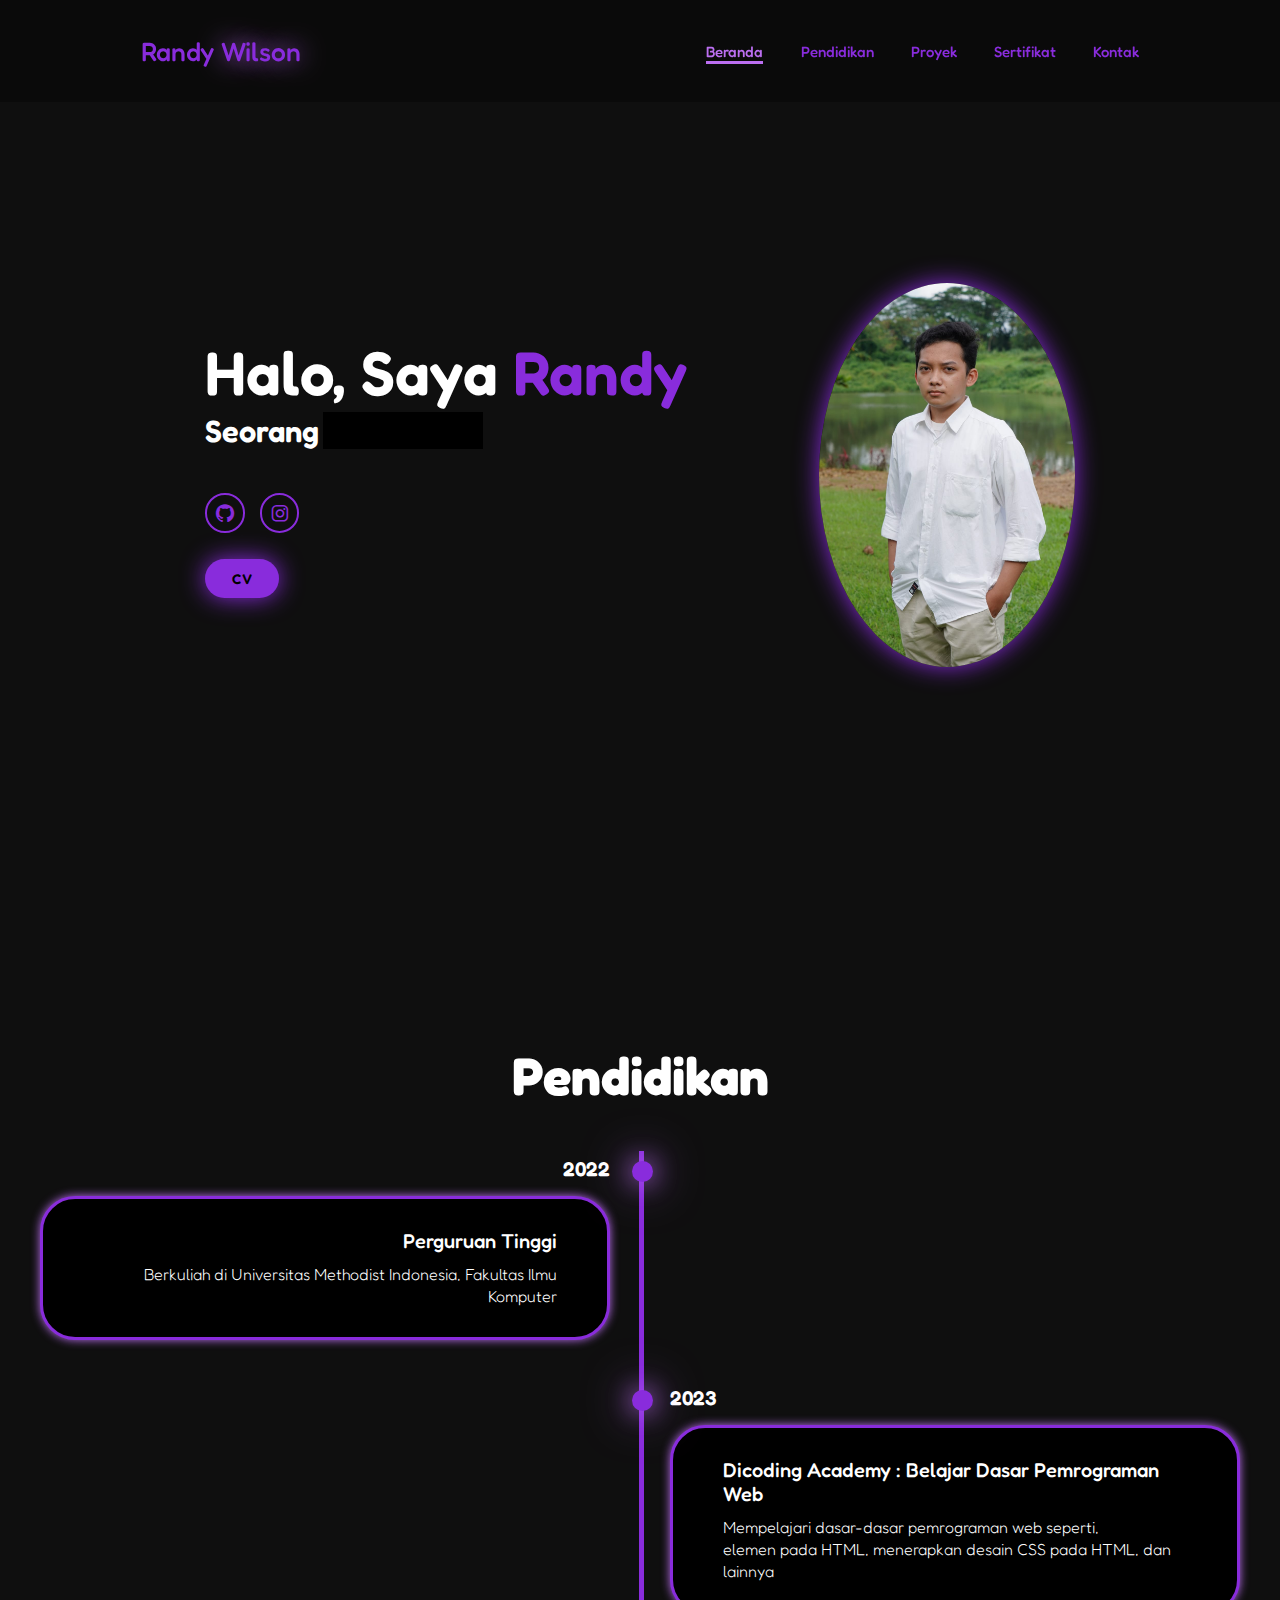
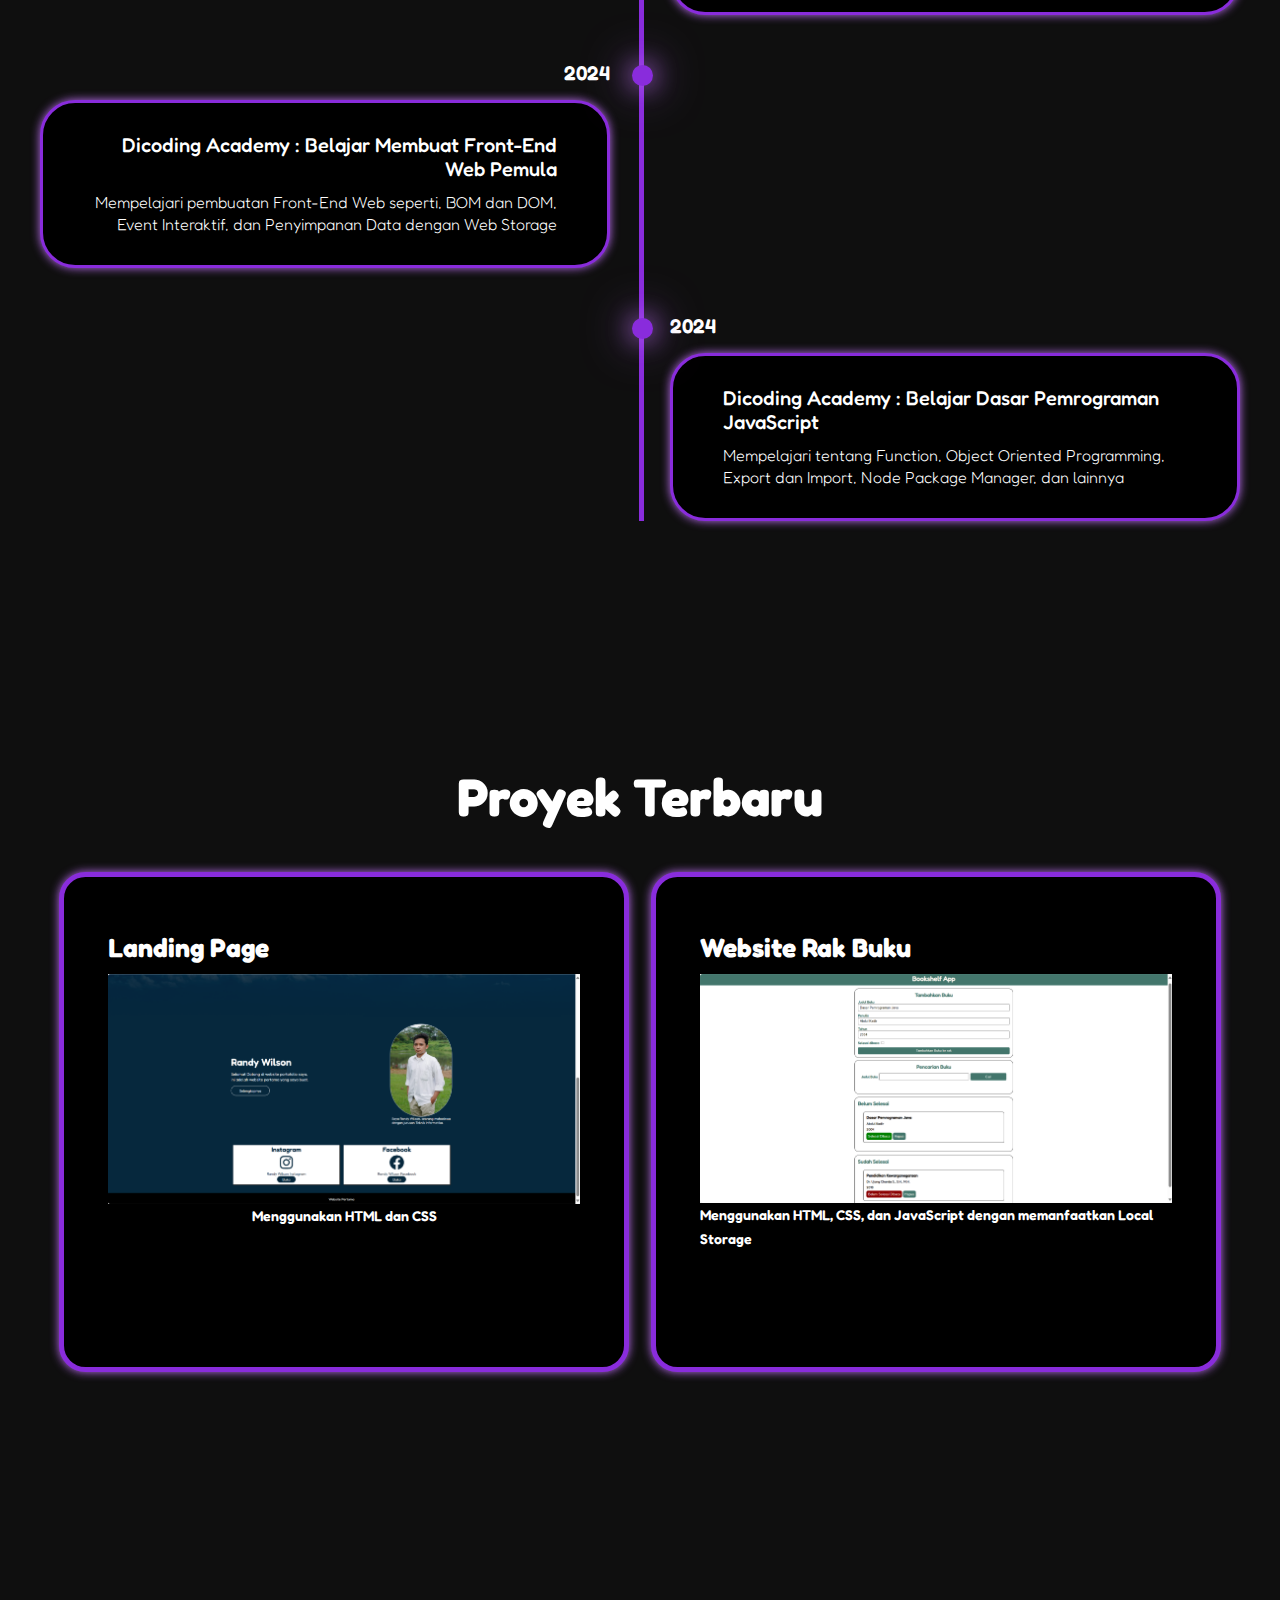
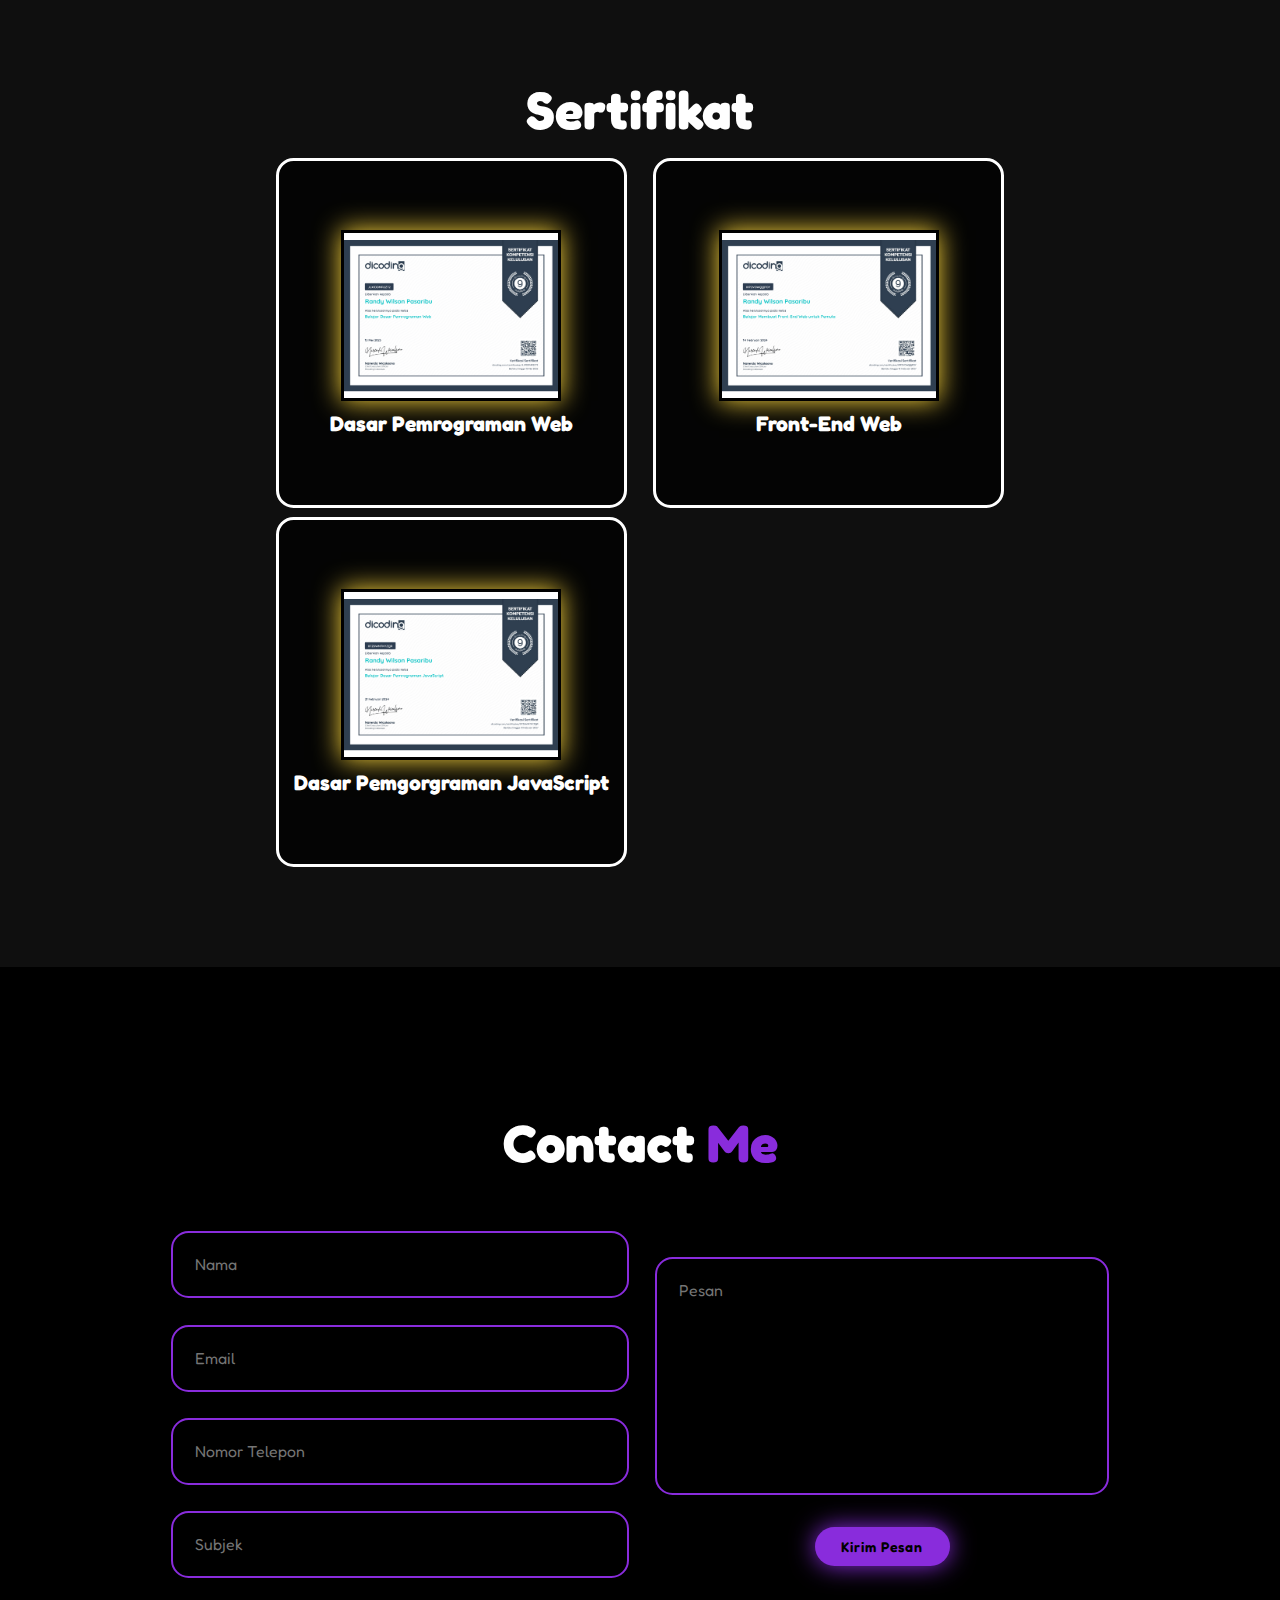
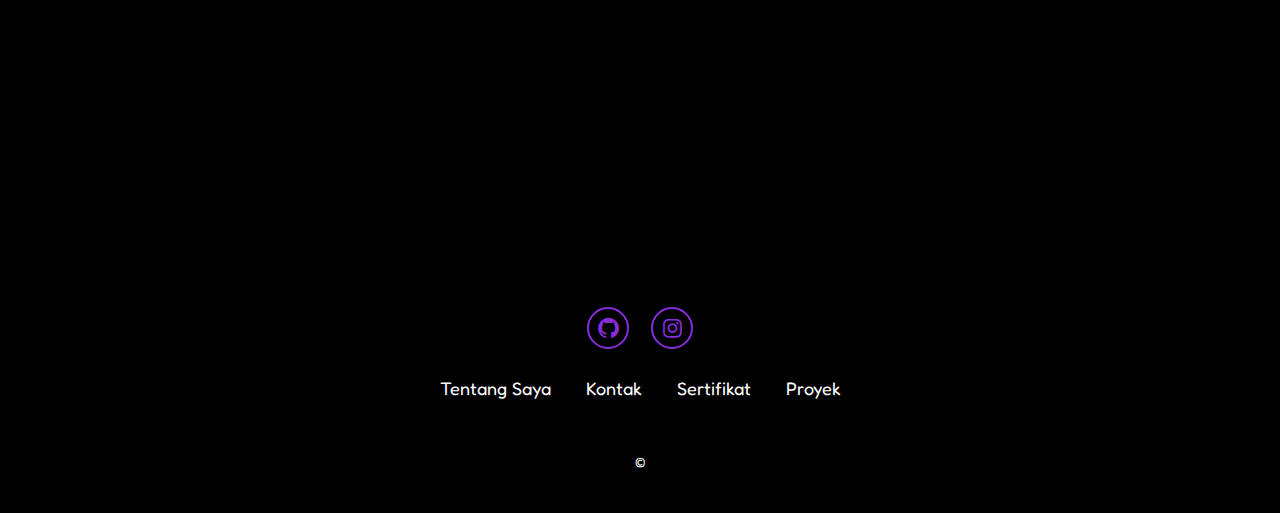
<file: index.html>
<!DOCTYPE html>
<html lang="en">
  <head>
    <meta charset="UTF-8" />
    <meta name="viewport" content="width=device-width, initial-scale=1.0" />
    <title>Profil Web</title>
    <link rel="stylesheet" href="css/style.css" />
    <link
      href="https://unpkg.com/boxicons@2.1.4/css/boxicons.min.css"
      rel="stylesheet"
    />
    <link rel="preconnect" href="https://fonts.googleapis.com" />
    <link rel="preconnect" href="https://fonts.gstatic.com" crossorigin />
    <link
      href="https://fonts.googleapis.com/css2?family=Fredoka:wght@300..700&display=swap"
      rel="stylesheet"
    />
  </head>
  <body>
    <header class="header">
      <a href="#home" class="logo">Randy <span>Wilson</span></a>

      <i class="bx bx-menu" id="iconMenu"></i>

      <nav class="navbar">
        <a href="#home" class="active">Beranda</a>
        <a href="#education">Pendidikan</a>
        <a href="#projects">Proyek</a>
        <a href="#certificates">Sertifikat</a>
        <a href="#contact">Kontak</a>
      </nav>
    </header>

    <section class="home" id="home">
      <div class="container">
        <h1>Halo, Saya <span>Randy</span></h1>
        <h3 class="text-animation">Seorang <span></span></h3>

        <div class="social-icons">
          <a href="https://github.com/rwainl"><i class="bx bxl-github"></i></a>
          <a href="https://www.instagram.com/rwainldsyo.n/?hl=en"><i class="bx bxl-instagram"></i></a>
        </div>

        <div class="btn-group">
          <a href="..." class="btn">CV</a>
        </div>
      </div>
      <div class="home-img">
        <img src="assets/profil.jpeg" alt="" />
      </div>
    </section>

    <section class="education" id="education">
      <h2 class="heading">Pendidikan</h2>

      <div class="timeline-items">
        <div class="timeline-item">
          <div class="timeline-dot"></div>
          <div class="timeline-date">2022</div>
          <div class="timeline-content">
            <h3>Perguruan Tinggi</h3>
            <p>
              Berkuliah di Universitas Methodist Indonesia, Fakultas Ilmu
              Komputer
            </p>
          </div>
        </div>

        <div class="timeline-item">
          <div class="timeline-dot"></div>
          <div class="timeline-date">2023</div>
          <div class="timeline-content">
            <h3>Dicoding Academy : Belajar Dasar Pemrograman Web</h3>
            <p>
              Mempelajari dasar-dasar pemrograman web seperti, <br />elemen pada
              HTML, menerapkan desain CSS pada HTML, dan lainnya
            </p>
          </div>
        </div>

        <div class="timeline-item">
          <div class="timeline-dot"></div>
          <div class="timeline-date">2024</div>
          <div class="timeline-content">
            <h3>Dicoding Academy : Belajar Membuat Front-End Web Pemula</h3>
            <p>
              Mempelajari pembuatan Front-End Web seperti, BOM dan DOM,
              <br />Event Interaktif, dan Penyimpanan Data dengan Web Storage
            </p>
          </div>
        </div>

        <div class="timeline-item">
          <div class="timeline-dot"></div>
          <div class="timeline-date">2024</div>
          <div class="timeline-content">
            <h3>Dicoding Academy : Belajar Dasar Pemrograman JavaScript</h3>
            <p>
              Mempelajari tentang Function, Object Oriented Programming,
              <br />Export dan Import, Node Package Manager, dan lainnya
            </p>
          </div>
        </div>
      </div>
    </section>

    <section class="projects" id="projects">
      <h2 class="heading">Proyek Terbaru</h2>

      <div class="projects-container">

        <a href="url/Landing Page/profil.html"><div class="project-box">
          <div class="project-info">
            <h4>Landing Page</h4>
            <img
              src="assets/projects/WebsitePribadi.png"
              alt="Landing Page"
            />
            <p>Menggunakan HTML dan CSS</p>
          </div>
        </div>
      </a>

        <a href="url/Bookshelf App/index.html"><div class="project-box">
          <div class="project-info">
            <h4>Website Rak Buku</h4>
            <img src="assets/projects/bookshelf.png" alt="Bookshelf App" />
            <p>
              Menggunakan HTML, CSS, dan JavaScript dengan memanfaatkan Local
              Storage
            </p>
          </div>
        </div>
      </div>
    </a>
    </section>

    <section class="certificates" id="certificates">
      <div class="certificates-box">
        <h2 class="heading">Sertifikat</h2>

        <div class="wrapper">
          
          <a href="https://drive.google.com/file/d/172xxSqNP5uPtqpZ6JnbEIMOiEseCiYPJ/view?usp=drive_link"><div class="certificate-item">
            <img
              src="assets/certificates/Dasar Pemrograman Web.png"
              alt="Dasar Pemrograman Web"
            />
            <h2>Dasar Pemrograman Web</h2>
          </div>
        </a>

          <a href="https://drive.google.com/file/d/1D1wvKxy1q1dtTs-oNBh6L0l5myI_ml3w/view?usp=drive_link"><div class="certificate-item">
            <img
              src="assets/certificates/Front-End Web.png"
              alt="Front-End Web"
            />
            <h2>Front-End Web</h2>
          </div>
        </a>

          <a href="https://drive.google.com/file/d/10w9Rit7HGuA7Wz6Y4kpTUcT2Wj3_IyS4/view?usp=drive_link"><div class="certificate-item">
            <img
              src="assets/certificates/Dasar Pemrograman JavaScript.png"
              alt="Dasar Pemrograman JavaScript"
            />
            <h2>Dasar Pemgorgraman JavaScript</h2>
          </div>
        </a>

        </div>
      </div>
    </section>

    <section class="contact" id="contact">
      <h2 class="heading">Contact <span>Me</span></h2>

      <form action="index.html" name="formKontak">
        <div class="input-group">
          <div class="input-box">
            <input type="text" name="nama" placeholder="Nama" required/>
            <input type="email" name="email" placeholder="Email" required/>
          </div>
          <div class="input-box">
            <input type="number" name="noHP" placeholder="Nomor Telepon" required/>
            <input type="text" name="subjek" placeholder="Subjek" required/>
          </div>
        </div>

        <div class="input-group-2">
          <textarea
            name="pesan"
            id=""
            cols="30"
            rows="10"
            placeholder="Pesan"
            required
          ></textarea>
          <input name="submit" type="submit" value="Kirim Pesan" class="btn" />
        </div>
      </form>
    </section>

    <footer class="footer">
      <div class="social">
          <a href="https://github.com/rwainl"><i class="bx bxl-github"></i></a>
          <a href="https://www.instagram.com/rwainldsyo.n/?hl=en"><i class="bx bxl-instagram"></i></a>
        </div>
        <ul class="list">
          <li><a href="#home">Tentang Saya</a></li>
          <li><a href="#contact">Kontak</a></li>
          <li><a href="#certificates">Sertifikat</a></li>
          <li><a href="#projects">Proyek</a></li>
        </ul>
        <p class="copyright">
          &copy
        </p>
    </footer>

    <script src="js/script.js"></script>
  </body>
</html>
</file>
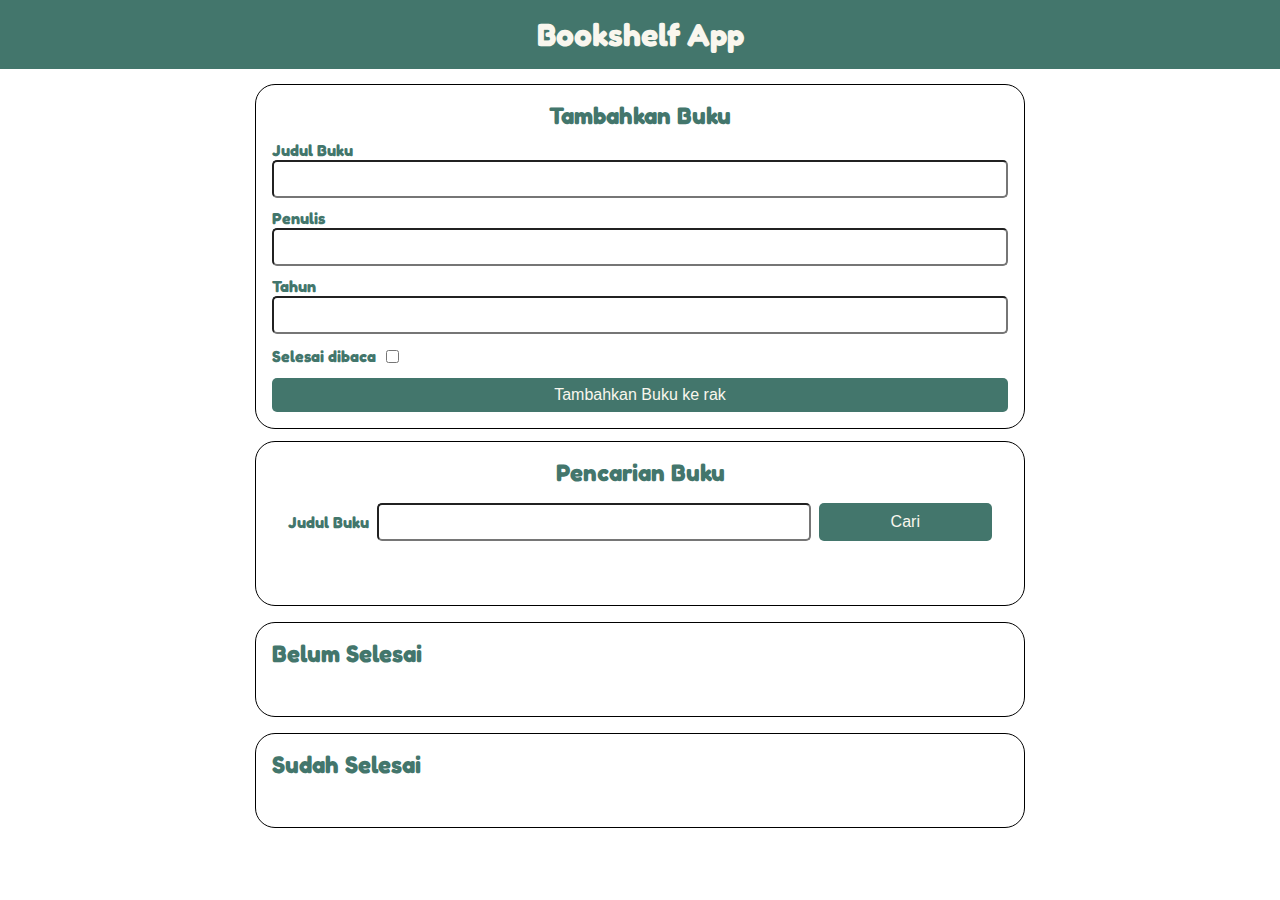
<file: url/Bookshelf App/index.html>
<!DOCTYPE html>
<html lang="en">
  <head>
    <meta charset="UTF-8" />
    <meta name="viewport" content="width=device-width, initial-scale=1.0" />
    <title>Bookshelf App</title>
    <link rel="stylesheet" href="css/style.css" />
    <link rel="preconnect" href="https://fonts.googleapis.com" />
    <link rel="preconnect" href="https://fonts.gstatic.com" crossorigin />
    <link
      href="https://fonts.googleapis.com/css2?family=Fredoka:wght@500&display=swap"
      rel="stylesheet"
    />
  </head>
  <body>
    <header class="header">
      <h1>Bookshelf App</h1>
    </header>
    <main>
      <section class="input">
        <h2>Tambahkan Buku</h2>
        <form id="formTambah">
          <div class="tambah">
            <label for="judulBuku">Judul Buku</label>
            <input id="judulBuku" type="text" required />
          </div>
          <div class="tambah">
            <label for="penulisBuku">Penulis</label>
            <input id="penulisBuku" type="text" required />
          </div>
          <div class="tambah">
            <label for="tahunBuku">Tahun</label>
            <input id="tahunBuku" type="number" required />
          </div>
          <div class="box">
            <label for="tambahSelesai">Selesai dibaca</label>
            <input id="tambahSelesai" type="checkbox" />
          </div>
          <button id="tSubmit" type="submit">Tambahkan Buku ke rak</button>
        </form>
      </section>
      <section class="pencarian">
        <h2>Pencarian Buku</h2>
        <form id="cari">
          <label for="cariJudul">Judul Buku</label>
          <input id="cariJudul" type="text" />
          <button id="cSubmit" type="submit">Cari</button>
        </form>
        <div class="listBuku"></div>
      </section>
      <section class="rakBuku">
        <h2>Belum Selesai</h2>
        <div class="listBuku" id="rakBelum">
        </div>
      </section>
      <section class="rakBuku">
        <h2>Sudah Selesai</h2>
        <div class="listBuku" id="rakSudah">
        </div>
      </section>
    </main>
    <script src="js/script.js"></script>
  </body>
</html>
</file>
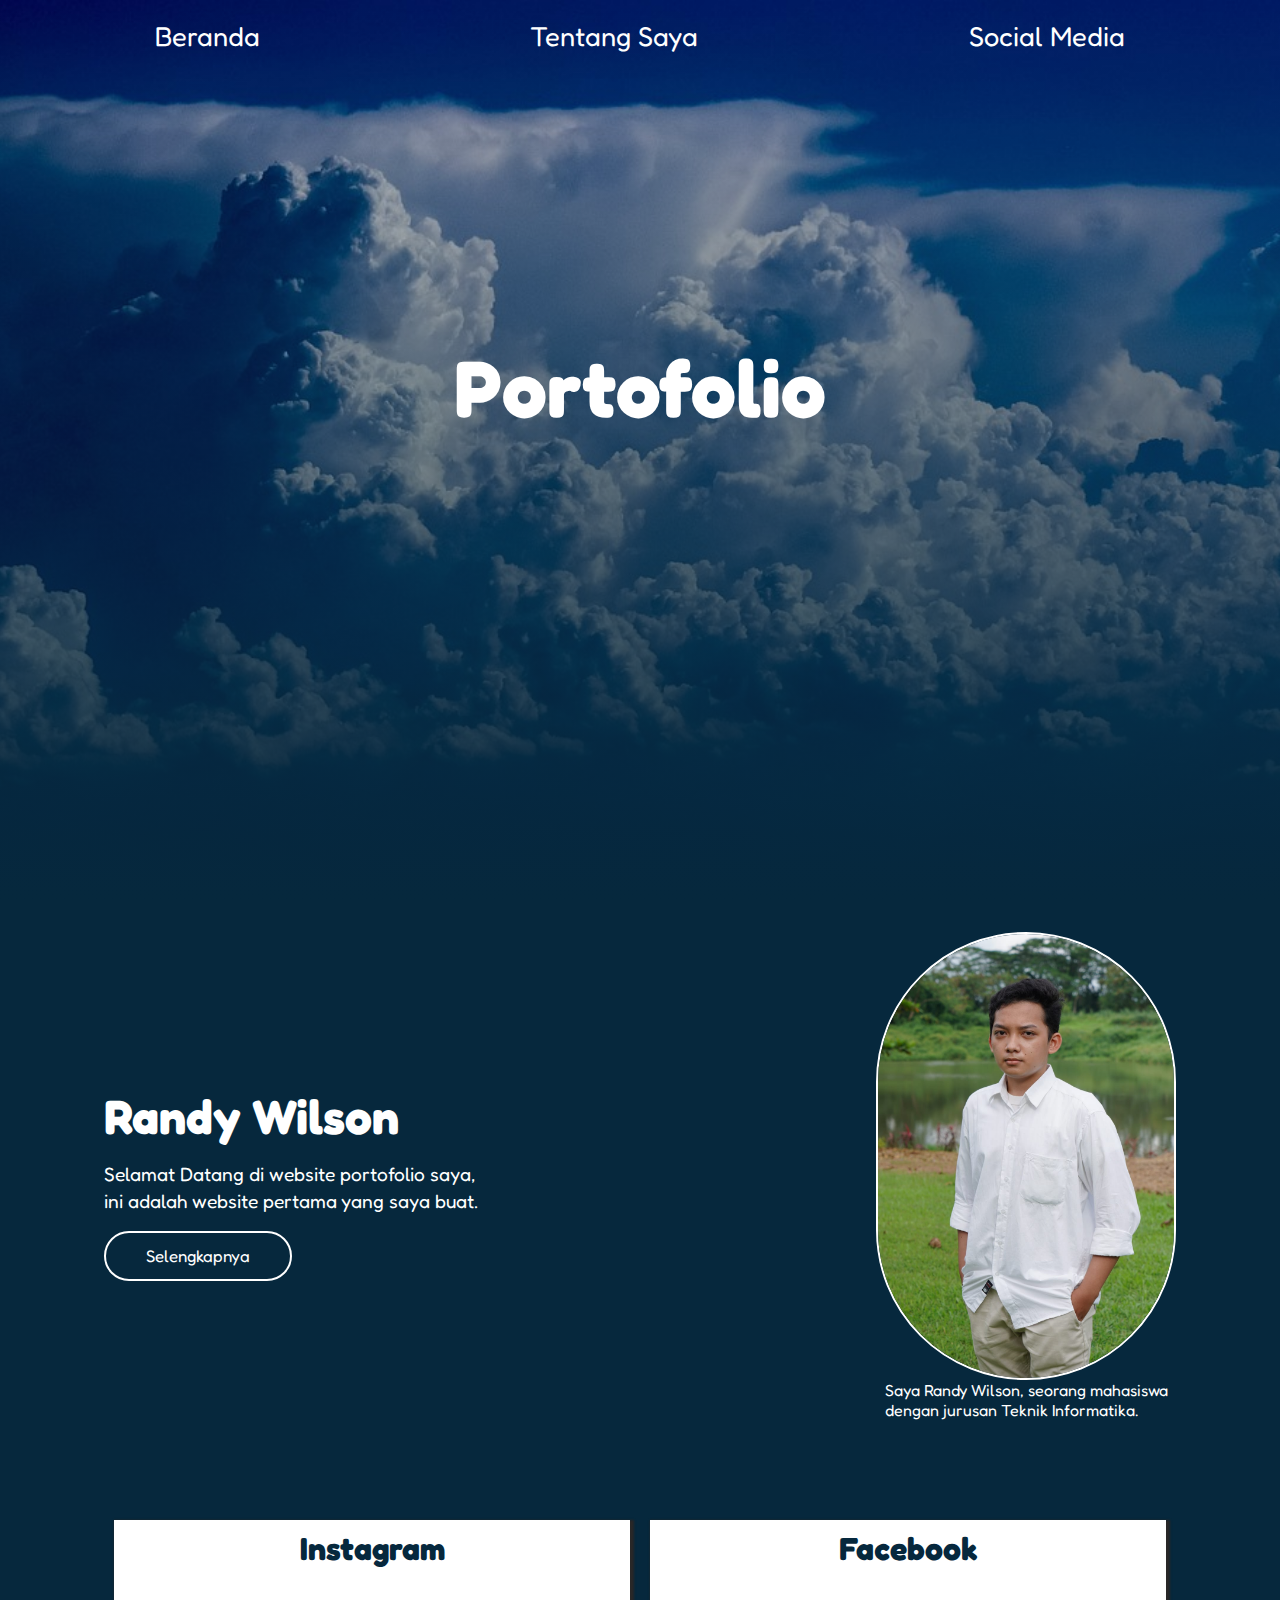
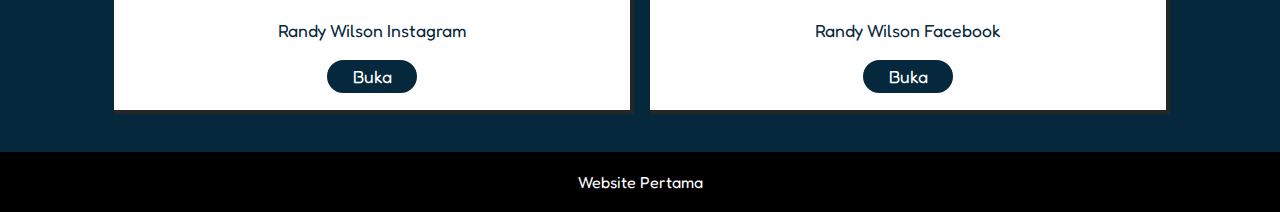
<file: url/Landing Page/profil.html>
<!DOCTYPE html>
<html lang="en">
  <head>
    <meta charset="UTF-8" />
    <meta http-equiv="X-UA-Compatible" content="IE=edge" />
    <meta name="viewport" content="width=device-width, initial-scale=1.0" />
    <title>Portofolio</title>
    <link rel="stylesheet" href="css/style.css" />
    <link
      rel="stylesheet"
      href="https://cdnjs.cloudflare.com/ajax/libs/font-awesome/6.4.0/css/all.min.css"
      integrity="sha512-iecdLmaskl7CVkqkXNQ/ZH/XLlvWZOJyj7Yy7tcenmpD1ypASozpmT/E0iPtmFIB46ZmdtAc9eNBvH0H/ZpiBw=="
      crossorigin="anonymous"
      referrerpolicy="no-referrer"
    />
  </head>
  <body>
    <header class="navbar-list">
      <ul>
        <li><a href="#">Beranda</a></li>
        <li><a href="#profil">Tentang Saya</a></li>
        <li><a href="#sosmed">Social Media</a></li>
      </ul>
      <nav class="hlogo">
        <div class="logo">
          <h1>Portofolio</h1>
        </div>
      </nav>
    </header>

    <main>
      <div class="content">
        <div class="beranda">
          <h1 class="title">Randy Wilson</h1>
          <p>
            Selamat Datang di website portofolio saya, <br />ini adalah website
            pertama yang saya buat.
          </p>
          <button>Selengkapnya</button>
        </div>
        <aside class="profil" id="profil">
          <img src="assets/img/profil.jpeg" class="image" alt="Profil" />
          <p>
            Saya Randy Wilson, seorang mahasiswa<br />
            dengan jurusan Teknik Informatika.
          </p>
        </aside>
      </div>

      <div class="socialm" id="sosmed">
        <div class="card">
          <article class="incard">
            <h2 class="smtitle">Instagram</h2>
            <i class="fa-brands fa-instagram icons"></i>
            <p class="smdesc">Randy Wilson Instagram</p>
            <button class="btn">
              <a href="https://instagram.com/rwainldsyo.n">Buka</a>
            </button>
          </article>
          <article class="incard">
            <h2 class="smtitle">Facebook</h2>
            <i class="fa-brands fa-facebook icons"></i>
            <p class="smdesc">Randy Wilson Facebook</p>
            <button class="btn">
              <a href="https://facebook.com/randywilsonpro">Buka</a>
            </button>
          </article>
        </div>
      </div>
    </main>
    <footer>
      <p>Website Pertama</p>
    </footer>
  </body>
</html>
</file>
<file: css/style.css>
*{
    margin: 0;
    padding: 0;
    box-sizing: border-box;
    text-decoration: none;
    border: none;
    outline: none;
    scroll-behavior: smooth;
    font-family: "Fredoka", sans-serif;
}   

html{
    font-size: 63%;
    overflow-x: hidden;
}

body{
    background: #0F0F0F;
    color: white;
}

.header{
    position: fixed;
    top: 0;
    left: 0;
    width: 100%;
    padding: 4rem 11% 4rem;
    background-color: rgba(0, 0, 0, 0.3);
    backdrop-filter: blur(10px);
    display: flex;
    justify-content: space-between;
    align-items: center;
    z-index: 5;
}

.logo{
    font-size: 3rem;
    color: #892CDC;
    font-weight: 500;
    cursor: pointer;
    transition: 0.3s ease;
    -webkit-transition: 0.3s ease;
    -moz-transition: 0.3s ease;
    -ms-transition: 0.3s ease;
    -o-transition: 0.3s ease;
}

.logo:hover{
    transform: scale(1.1);
    -webkit-transform: scale(1.1);
    -moz-transform: scale(1.1);
    -ms-transform: scale(1.1);
    -o-transform: scale(1.1);
}

.logo span{
    text-shadow: 0 0 25px #BC6FF1;
}   

.navbar a{
    font-size: 1.7rem;
    color: #892CDC;
    margin-left: 4rem;
    font-weight: 500;
    transition: 0.3s ease;
    border-bottom: 3px solid transparent;
    -webkit-transition: 0.3s ease;
    -moz-transition: 0.3s ease;
    -ms-transition: 0.3s ease;
    -o-transition: 0.3s ease;
}

.navbar a:hover, .navbar a.active{
    color: #BC6FF1;
    border-bottom: 3px solid #BC6FF1;
}

#iconMenu{
    font-size: 3.4rem;
    color: #892CDC;
    display: none;
}

section{
    min-height: 100vh;
    padding: 10rem 12% 10erm;
}

.home{
    display: flex;
    align-items: center;
    justify-content: center;
    gap: 15rem;
}

.container{
    display: flex;
    flex-direction: column;
    align-items: baseline;
    text-align: left;
    justify-content: center;
    margin-top: 3rem; 
}

span{
    color: #892CDC;
}

.logo span{
    color: #892CDC;
}

.container h3{
    margin-bottom: 2rem;
    margin-top: 1rem;
    font-size: 3.5rem;
}

.container h1{
    font-size: 7rem;
    font-weight: 600;
    margin-top: 1.5rem;
    line-height: 1;
}

.home-img{
    border-radius: 75%;
    -webkit-border-radius: 75%;
    -moz-border-radius: 75%;
    -ms-border-radius: 75%;
    -o-border-radius: 75%;
}

.home-img img{
    position: relative;
    top: 3rem;
    /*width: 32vw;
    */height: 30vw;
    border-radius: 75%;
    -webkit-border-radius: 75%;
    -moz-border-radius: 75%;
    -ms-border-radius: 75%;
    -o-border-radius: 75%;
    box-shadow: 0 0 25px #892CDC;
    transition: 0.3s ease-in-out;
    -webkit-transition: 0.3s ease-in-out;
    -moz-transition: 0.3s ease-in-out;
    -ms-transition: 0.3s ease-in-out;
    -o-transition: 0.3s ease-in-out;
    cursor: pointer;
}

.home-img img:hover{
    box-shadow: 0 0 25px #BC6FF1,
                0 0 50px #BC6FF1,
                0 0 100px #BC6FF1; 
}

#container p{
    font-size: 1.5rem;
    font-weight: 500;
    line-height: 1.8;
    max-width: 1000px;
}

.social-icons a{
    display: inline-flex;
    justify-content: center;
    align-items: center;
    width: 4.5rem;
    height: 4.5rem;
    background: transparent;
    border: 2px solid #892CDC;
    font-size: 2.5rem;
    border-radius: 50%;
    color: #892CDC;
    margin: 3rem 1.5rem 3rem 0;
    transition: 0.3s ease-in-out;
    -webkit-border-radius: 50%;
    -moz-border-radius: 50%;
    -ms-border-radius: 50%;
    -o-border-radius: 50%;
    -webkit-transition: 0.3s ease-in-out;
    -moz-transition: 0.3s ease-in-out;
    -ms-transition: 0.3s ease-in-out;
    -o-transition: 0.3s ease-in-out;
}

.social-icons a:hover{
    color: #892CDC;
    transform: scale(1.3) translateY(-5px);
    box-shadow: 0 0 25px #892CDC;
    background-color:  #BC6FF1;
    -webkit-transform: scale(1.3) translateY(-5px);
    -moz-transform: scale(1.3) translateY(-5px);
    -ms-transform: scale(1.3) translateY(-5px);
    -o-transform: scale(1.3) translateY(-5px);
}

.btn{
    display: inline-block;
    padding: 1rem 2.8rem;
    background:  #892CDC;
    box-shadow: 0 0 25px #892CDC;
    border-radius: 4rem;
    font-size: 1.6rem;
    color: black;
    border: 2px solid transparent;
    letter-spacing: 0.1rem;
    font-weight: 600;
    transition: 0.3s ease-in-out;
    cursor: pointer;
    -webkit-border-radius: 4rem;
    -moz-border-radius: 4rem;
    -ms-border-radius: 4rem;
    -o-border-radius: 4rem;
    -webkit-transition: 0.3s ease-in-out;
    -moz-transition: 0.3s ease-in-out;
    -ms-transition: 0.3s ease-in-out;
    -o-transition: 0.3s ease-in-out;
}

.btn:hover{
    transform: scale(1.05);
    background: #BC6FF1; 
    box-shadow: 0 0 50px #BC6FF1;
    -webkit-transform: scale(1.05);
    -moz-transform: scale(1.05);
    -ms-transform: scale(1.05);
    -o-transform: scale(1.05);
}

.btn-group{
    display: flex;
    align-items: center;
    gap: 1.5rem;
}

.btn-group a:nth-of-type(2){
    background-color: black;
    color: #892CDC;
    border: 2px solid #892CDC;
    box-shadow: 0 0 25px transparent;
}

.btn-group a:nth-of-type(2):hover{
    box-shadow: 0 0 25px #892CDC;
    background-color: #BC6FF1;
    color: black;
}

.text-animation{
    font-size: 34px;
    font-weight: 600;
    min-width: 280px;
}

.text-animation span{
    position: relative;
}

.text-animation span::before{
    content: "Mahasiswa";
    color: #892CDC;
    animation: words 25s infinite;
    -webkit-animation: words 25s infinite;
}

.text-animation span::after{
    content: "";
    background-color: #000000;
    position: absolute;
    width: calc(100% + 8px);
    height: 100%;
    border-left: 3px solid #000000;
    right: -8px;
    animation: cursor 0.6s infinite, typing 25s steps(19) infinite;
    -webkit-animation: cursor 0.6s infinite, typing 25s steps(19) infinite;
}

@keyframes cursor{
    to{
        border-left: 2px solid #892CDC;
    }
}
@keyframes words{
    0%,20%{
        content: "Mahasiswa";
    }
    21%,40%{
        content: "Mahasiswa";
    }
    41%,60%{
        content: "Mahasiswa";
    }
    61%,80%{
        content: "Mahasiswa";
    }
    81%,100%{
        content: "Mahasiswa";
    }
}
@keyframes typing{
    10%,15%,30%,35%,50%,55%,70%,75%,90%,95%{
        width: 0;
    }
    5%,20%,25%,40%,45%,60%,65%,80%,85%{
        width: calc(100% + 8px);
    }
}

.heading{
    font-size: 6rem;
    text-align: center;
    margin: 5rem 0;
}

.education{
    padding: 100px 15px;
    background: #0F0F0F;
}

.education h2{
    margin-bottom: 5rem;
}

.timeline-items{
    max-width: 1200px;
    margin: auto;
    display: flex;
    flex-wrap: wrap;
    position: relative;
}

.timeline-items::before{
    content: "";
    position: absolute;
    width: 5px;
    height: 100%;
    background-color: #892CDC;
    left: calc(50% - 1px);
}

.timeline-item{
    margin-bottom: 40px;
    width: 100%;
    position: relative;
}

.timeline-item:last-child{
    margin-bottom: 0;
}

.timeline-item:nth-child(odd){
    padding-right: calc(50% + 30px);
    text-align: right;
}

.timeline-item:nth-child(even){
    padding-left: calc(50% + 30px);
}

.timeline-dot{
    height: 21px;
    width: 21px;
    background-color: #892CDC;
    box-shadow: 0 0 25px #BC6FF1, 0 0 50px #BC6FF1;
    position: absolute;
    left: calc(50% - 8px);
    border-radius: 50%;
    top: 10px;
    -webkit-border-radius: 50%;
    -moz-border-radius: 50%;
    -ms-border-radius: 50%;
    -o-border-radius: 50%;
}

.timeline-date{
    font-size: 20px;
    font-weight: 600;
    color: white;
    margin: 6px 0 15px;
}

.timeline-content{
    background-color: #000000;
    border: 3px solid #892CDC;
    padding: 30px 50px;
    border-radius: 4rem;
    box-shadow: 0 0 10px #BC6FF1;
    cursor: pointer;
    transition: 0.3s ease-in-out;
    -webkit-border-radius: 4rem;
    -moz-border-radius: 4rem;
    -ms-border-radius: 4rem;
    -o-border-radius: 4rem;
    -webkit-transition: 0.3s ease-in-out;
    -moz-transition: 0.3s ease-in-out;
    -ms-transition: 0.3s ease-in-out;
    -o-transition: 0.3s ease-in-out;
}

.timeline-content:hover{
    transform: scale(1.05);
    box-shadow: 0 0 25px #BC6FF1;
    -webkit-transform: scale(1.05);
    -moz-transform: scale(1.05);
    -ms-transform: scale(1.05);
    -o-transform: scale(1.05);
}

.timeline-content h3{
    font-size: 20px;
    color: white;
    margin: 0 0 10px;
    font-weight: 500;
}

.timeline-content p{
    color: white;
    font-size: 16px;
    font-weight: 300;
    line-height: 22px;
}

::-webkit-scrollbar{
    width: 14px;
}

::-webkit-scrollbar-thumb{
    background-color: #892CDC;
}
::-webkit-scrollbar-track{
    background-color: #0F0F0F;
    width: 50px;
}

.projects{
    background: #0F0F0F;
    color: white;
    padding: 100px 15px;
}

.projects h2{
    margin-bottom: 5rem;
    color: white;
}

.projects-container{
    margin: auto;
    max-width: 1200px;
    display: flex;
    flex-wrap: wrap;
    display: grid;
    grid-template-columns: repeat(3,1fr);
    align-items: center;
    gap: 2.5rem;
}

.projects-container a{
    text-decoration: none;
    color: white;
}
.project-box{
    background-color: #000000;
    height: 500px;
    border-radius: 3rem;
    border: 5px solid #892CDC;
    box-shadow: 0 0 10px #BC6FF1;
    cursor: pointer;
    transition: 0.4s ease-in-out;
    -webkit-border-radius: 3rem;
    -moz-border-radius: 3rem;
    -ms-border-radius: 3rem;
    -o-border-radius: 3rem;
    -webkit-transition: 0.4s ease-in-out;
    -moz-transition: 0.4s ease-in-out;
    -ms-transition: 0.4s ease-in-out;
    -o-transition: 0.4s ease-in-out;
}

.project-box:hover{
    background-color: #000000;
    color: white;
    border: 5px solid #BC6FF1;
    box-shadow: 0 0 25px #BC6FF1;
    transform: scale(1.03);
    -webkit-transform: scale(1.03);
    -moz-transform: scale(1.03);
    -ms-transform: scale(1.03);
    -o-transform: scale(1.03);
}

.project-box .project-info{
    display: flex;
    flex-direction: column;
    text-align: left;
    max-height: 200px;
    justify-content: left;
    align-items: baseline;
    padding: 5rem 5rem;
}    


.project-info h4{
    font-size: 3rem;
    font-weight: 800;
    line-height: 2;
}

.project-info p{
    font-size: 1.6rem;
    font-weight: 600;
    max-height: 100px;
    line-height: 1.7;
    margin: auto;
}

.project-info img{
    width:100%;
    /* padding: 20px 40px;  */
}

.certificates{
    background: #0F0F0F;
    padding: 100px 15px;
}

.certificates-box{
    background-size: cover;
    display: flex;
    align-items: center;
    justify-content: center;
    flex-direction: column;
}

.certificates .heading{
    margin-bottom: 2rem;
}

.certificates-box img{
    width: 25rem;
    border: 3px solid #000000;
    box-shadow: 0 0 25px #FFD93D;
}

.wrapper{
    display: grid;
    grid-template-columns: repeat(3,1fr);
    gap: 1rem;
}

.certificate-item{
    min-height: 350px;
    max-width: 650px;
    background: rgba(0, 0, 0, 0.7);
    border: 3px solid white;
    border-radius: 2rem;
    margin: 0 1rem;
    /* padding: 30px 60px; */
    padding: 5px 15px;
    cursor: pointer;
    display: flex;
    flex-direction: column;
    align-items: center;
    justify-content: center;
    text-align: center;
    gap: 1rem;
    color: white;
    transition: 0.4s ease-in-out;
    -webkit-border-radius: 2rem;
    -moz-border-radius: 2rem;
    -ms-border-radius: 2rem;
    -o-border-radius: 2rem;
    -webkit-transition: 0.4s ease-in-out;
    -moz-transition: 0.4s ease-in-out;
    -ms-transition: 0.4s ease-in-out;
    -o-transition: 0.4s ease-in-out;
}

.certificate-item:hover{
    border: 3px solid #000000;
    transform: translateY(-10px)scale(1.03);
    box-shadow: 0 0 50px #BC6FF1;
    -webkit-transform: translateY(-10px)scale(1.03);
    -moz-transform: translateY(-10px)scale(1.03);
    -ms-transform: translateY(-10px)scale(1.03);
    -o-transform: translateY(-10px)scale(1.03);
}

.certificate-item h2{
    font-size: 2.4rem;
}

.contact{
    background-color: #000000;
    padding: 100px 15px; 
}

.contact h2{
    margin-bottom: 3rem;
    color: white;
}

.contact form{
    display: flex;
    align-items: center;
    justify-content: center;
    gap: 3rem;
    margin: 5rem auto;
    text-align: center;
}

.contact form .input-box{
    display: flex;
    justify-content: center;
    flex-wrap: wrap;
}

.contact form .input-box input, .contact form textarea{
    width: 100%;
    padding: 2.5rem;
    font-size: 1.8rem;
    color: white;
    background: #000000;
    border-radius: 2rem;
    border: 2px solid #892CDC;
    margin: 1.5rem 0;
    resize: none;
    -webkit-border-radius: 2rem;
    -moz-border-radius: 2rem;
    -ms-border-radius: 2rem;
    -o-border-radius: 2rem;
}

.contact form .btn{
    margin-top: 2rem;
}

.footer{
    position: relative;
    bottom: 0;
    width: 100%;
    padding: 40px 0;
    background-color: #000000;
}

.footer .social{
    text-align: center;
    padding-bottom: 25px;
    color: #000000;
}

.footer .social a{
    font-size: 25px;
    color: #892CDC;
    border: 2px solid #892CDC;
    width: 42px;
    height: 42px;
    line-height: 42px;
    display: inline-block;
    text-align: center;
    border-radius: 50%;
    margin: 0 10px;
    transition: 0.3s ease-in-out;
    -webkit-border-radius: 50%;
    -moz-border-radius: 50%;
    -ms-border-radius: 50%;
    -o-border-radius: 50%;
    -webkit-transition: 0.3s ease-in-out;
    -moz-transition: 0.3s ease-in-out;
    -ms-transition: 0.3s ease-in-out;
    -o-transition: 0.3s ease-in-out;
}

.footer .social a:hover{
    transform: scale(1.2)translateY(-10px);
    background-color: #BC6FF1;
    color: black;
    box-shadow: 0 0 25px #892CDC;
    -webkit-transform: scale(1.2)translateY(-10px);
    -moz-transform: scale(1.2)translateY(-10px);
    -ms-transform: scale(1.2)translateY(-10px);
    -o-transform: scale(1.2)translateY(-10px);
}

.footer ul{
    margin-top: 0;
    padding: 0;
    font-size: 18px;
    line-height: 1.6;
    margin-bottom: 0;
    text-align: center;
}

.footer ul li a{
    color: white;
    border-bottom: 3px solid transparent;
    transition: 0.3s ease-in-out;
    -webkit-transition: 0.3s ease-in-out;
    -moz-transition: 0.3s ease-in-out;
    -ms-transition: 0.3s ease-in-out;
    -o-transition: 0.3s ease-in-out;
}

.footer ul li a:hover{
    border-bottom: 3px solid #892CDC;
}

.footer ul li{
    display: inline-block;
    padding: 0 15px;
}

.footer .copyright{
    margin-top: 50px;
    text-align:center;
    font-size: 16px;
    color: white;
}

@media (max-width: 1285px) {
    html{
        font-size: 55%;
    }
    .projects-container{
        padding-bottom: 7rem;
        grid-template-columns: repeat(2,1fr);
        margin: 0 5rem;
    }
    .certificates .wrapper{
        grid-template-columns: repeat(2,1fr);
    }
}
@media (max-width: 991px){
    header{
        padding: 2rem 3%;
    }
    section{
        padding: 10rem 3% 2rem;
    }
    .timeline-items::before{
        left:7px;
    }
    .timeline-item:nth-child(odd){
        padding-right: 0;
        text-align: left;
    }
    .timeline-item:nth-child(odd), .timeline-item:nth-child(even){
        padding-left: 37px;
    }
    .timeline-dot{
        left:0;
    }
    .projects{
        padding-bottom: 7rem;
    }
    /* .certificates .wrapper{
        grid-template-columns: repeat(2,1fr);
    } */
    .contact form{
        flex-direction: column;
    }
    .footer{
        padding: 2rem 3%;
    }
}
@media (max-width: 895px){
    #iconMenu{
        display: block;
    }
    .navbar{
        position: absolute;
        top: 100%;
        right: 0;
        width: 50%;
        padding: 1rem 3%;
        background: rgba(0, 0, 0, 0.8);
        backdrop-filter: blur(20px);
        border-bottom-left-radius: 2rem;
        border-left: 2px solid #892CDC;
        border-bottom: 2px solid #892CDC;
        display: none;
    }
    .navbar.active{
        display: block;
    }
    .navbar a{
        display: block;
        font-size: 2rem;
        margin: 3rem 0;
        color: white;
    }
    .home{
        flex-direction: column-reverse;
        margin: 5rem 4rem;
        padding-top: 50px;
    }
    .home-content h3{
        font-size: 2.6rem;
    }
    .home-content h1{
        font-size: 8rem;
        margin-top: 3rem;
    }
    .home-content p{
        max-width: 600px;
        margin: 0 auto;
    }
    .home-img img{
        /* width: 26vw; */
        height: 32vw;
    }
    .projects h2{
        margin-bottom: 3rem;
    }
    .projects-container{
        grid-template-columns: repeat(1,1fr);
    }
    .certificates .wrapper{
        grid-template-columns: repeat(1,1fr);
    }
}
</file>
<file: url/Bookshelf App/css/style.css>
* {
  padding: 0;
  margin: 0;
  box-sizing: border-box;
}

html,
body {
  font-family: "Fredoka", sans-serif;
}

input,
button {
  font-size: 16px;
}

.header {
  background-color: #43766c;
  display: flex;
  align-items: center;
  justify-content: center;
  color: #f9f6ee;
  padding: 15px;
}

main {
  max-width: 800px;
  width: 80%;
  padding: 15px;
  margin: 0 auto;
}

.input {
  display: flex;
  flex-direction: column;
  padding: 16px;
  border: 1px solid black;
  border-radius: 20px;
}

.input h2 {
  text-align: center;
  color: #43766c;
}

.input form .tambah {
  margin: 10px 0;
}

.input form button {
  background-color: #43766c;
  color: #f9f6ee;
  border: 0;
  border-radius: 5px;
  display: block;
  width: 100%;
  padding: 8px;
  cursor: pointer;
}

.input form button span {
  font-weight: bold;
}

.input form .tambah input {
  display: block;
  width: 100%;
  padding: 8px;
  border-radius: 5px;
}

.input form .tambah label {
  color: #43766c;
  font-weight: bold;
}

.input form .box {
  margin: 12px 0;
  display: flex;
  align-items: center;
}

.input form .box label {
  color: #43766c;
  font-weight: bold;
  margin-right: 10px;
}

.pencarian {
  margin-top: 12px;
  display: flex;
  flex-direction: column;
  padding: 16px;
  border: 1px solid black;
  border-radius: 20px;
}

.pencarian h2 {
  text-align: center;
  color: #43766c;
}

.pencarian form {
  padding: 16px;
  width: 100%;
  display: grid;
  grid-template-columns: auto 1fr 0.4fr;
  grid-gap: 8px;
}

.pencarian form button {
  background-color: #43766c;
  color: #f9f6ee;
  border: 0;
  border-radius: 5px;
  display: block;
  width: 100%;
  padding: 8px;
  cursor: pointer;
}

.pencarian form label {
  display: flex;
  align-items: center;
  color: #43766c;
  font-weight: bold;
}

.pencarian form #cariJudul {
  border-radius: 5px;
  padding: 8px;
}

.pencarian .listBuku {
  padding: 16px;
}

.pencarian .listBuku .buku {
  padding: 7px 14px 14px 14px;
  margin: 10px;
  border: 1px solid black;
  border-radius: 8px;
}

.rakBuku {
  margin-top: 16px;
  border: 1px solid black;
  border-radius: 20px;
  padding: 16px;
}

.rakBuku h2{
  color: #43766c;
}

.rakBuku .listBuku {
  padding: 16px;
}

.rakBuku .listBuku .buku {
  padding: 7px 14px 14px 14px;
  margin: 10px;
  border: 1px solid black;
  border-radius: 8px;
}

.rakBuku .listBuku .buku h3,
p {
  margin: 8px 0;
}

.rakBuku .listBuku .buku .btn button {
  border: 0;
  padding: 8px;
  margin: 0 5px 0 0;
  border-radius: 8px;
  cursor: pointer;
}

.rakBuku .listBuku .buku .btn .add{
  background-color: green;
  color: #f9f6ee;
}

.rakBuku .listBuku .buku .btn .remove{
  background-color: darkred;
  color: #f9f6ee;
}

.rakBuku .listBuku .buku .btn .delete{
  background-color: #43766c;
  color: #f9f6ee;
}
</file>
<file: url/Landing Page/css/style.css>
@import url('https://fonts.googleapis.com/css2?family=Fredoka:wght@400;500;600&display=swap');

*, *::before, *::after {
    box-sizing: border-box;
    margin: 0;
}

body {
    background-color: #06283d;
    margin: 0;
    height: 100vh;
    font-family: 'Fredoka', sans-serif;
    color: white;
}

header {
    position: relative;
    background: url("awan.jpg");
    width: 100%;
    height: 100vh;
    background-size: cover;
    background-position: center;
}

header:before {
    content: "";
    position: absolute;
    width: 100%;
    height: 100vh;
    bottom: 0;
    left: 0;
    background: linear-gradient(to top, rgb(6,40,61), rgba(6,40,61,0));
    z-index: 0;
}

.navbar-list ul {
    position: relative;
    width: 100%;
    display: flex;
    justify-content: space-around;
    font-size: 1.7rem;
    padding: 20px;
}

.navbar-list li {
    list-style-type: none;
}

.navbar-list li a {
    text-decoration: none;
    color: white;
    border: 2px #06283d transparent;
    border-radius: 990px;
    padding: .5rem 1.5rem;
    transition: all .3s ease-in-out;
}

.navbar-list li:hover a {
    background-color: #06283d;
}

.navbar-list .hlogo {
    position: relative;
    display: flex;
    height: 70%;
    justify-content: center;
    align-items: center;
    font-weight: 600;
    font-size: 2.5rem;
}

main {
    max-width: 1200px;
    margin-inline: auto;
    padding: 2rem 4rem;
    flex: 1;
}

main .content {
    flex: 1;
    display: flex;
    justify-content: space-around;
}

main .content .beranda {
    flex: 1 1;
    align-self: center;
}

main .content .beranda .title {
    font-size: 3rem;
    margin-block: 1rem;
}

main .content .beranda p {
    line-height: 1.7rem;
    font-size: 1.2rem;
}

main .content .beranda button {
    font-family: 'Fredoka', sans-serif;
    font-size: 1.05rem;
    border-radius: 900px;
    padding: .8rem 2.5rem;
    margin-block-start: 1rem;
    background-color: #06283d;
    border: 2px solid white;
    transition: all .3s ease-in-out;
    color: white;
    cursor: pointer;
}

main .content .beranda button:hover {
    background-color: white;
    color: #06283d; 
}

main .content .profil .image {
    border-radius: 990px;
    border: 2px solid white;
    margin: auto;
    min-width: 250px;
    width: 300px;
    object-fit: cover;
}

main .image {
    width: 100%;
    display: flex;
    justify-content: flex-end;
    font-size: 1.1rem;
    align-items: first baseline;
}

main .content .profil p {
    width: 100%;
    display: flex;
    justify-content: center;
}

main .socialm {
    padding-top: 90px;
    width: 100%;
    height: 300px;
    display: flex;
}

main .socialm .card {
    display: flex;
    width: 100%;
    color: #06283d;
}

main .socialm .card .incard {
    width: 100%;
    display: flex;
    flex-direction: column;
    justify-content: space-around;
    align-items: center;
    background-color: white;
    margin: 10px;
    box-shadow: 2px 2px 2px 2px rgb(40, 39, 39);
}

.icons {
    font-size: 72px;
    margin-top: 7px;
    margin-bottom: 7px;
}

.smtitle {
    font-size: 2rem;
}

.smdesc {
    font-size: 1.1rem;
}

.btn {
    box-shadow: none;
    width: 90px;
    border: #06283d;
    margin-bottom: 8px;
    padding: 4px;
    cursor: pointer;
    border-radius: 990px;
    background-color: #06283d;
    transition: all .3s ease-in-out;
    border: 2px solid #06283d;
}

.btn a {
    text-decoration: none;
    color: white;
    font-family: 'Fredoka', sans-serif;
    font-size: 1.1rem;
}

.btn:hover {
    background-color: white;
    color: #06283d;
}

footer {
    margin: 0;
    padding: 20px;
    background: #000;
    display: flex;
    justify-content: center;
}

@media screen and (max-width: 768px) {
    .navbar-list .hlogo {
        height: 60%;
    }

    main {
        padding-bottom: 50px;
    }

    main .content {
        height: 100vh;
        flex-direction: column;
        gap: 2.5rem;
    }

    footer {
        justify-content: center;
    }
}

@media screen and (max-width: 613px) {
    .navbar-list ul {
        flex-wrap: wrap;
        flex-direction: column;
        font-size: 2rem;
        align-items: center;
    }

    main .socialm .incard .smdesc {
        font-size: .8rem;
        align-items: center;
    }

    .navbar-list li {
        padding-bottom: 35px;
        justify-content: center;
    }
}
</file>
